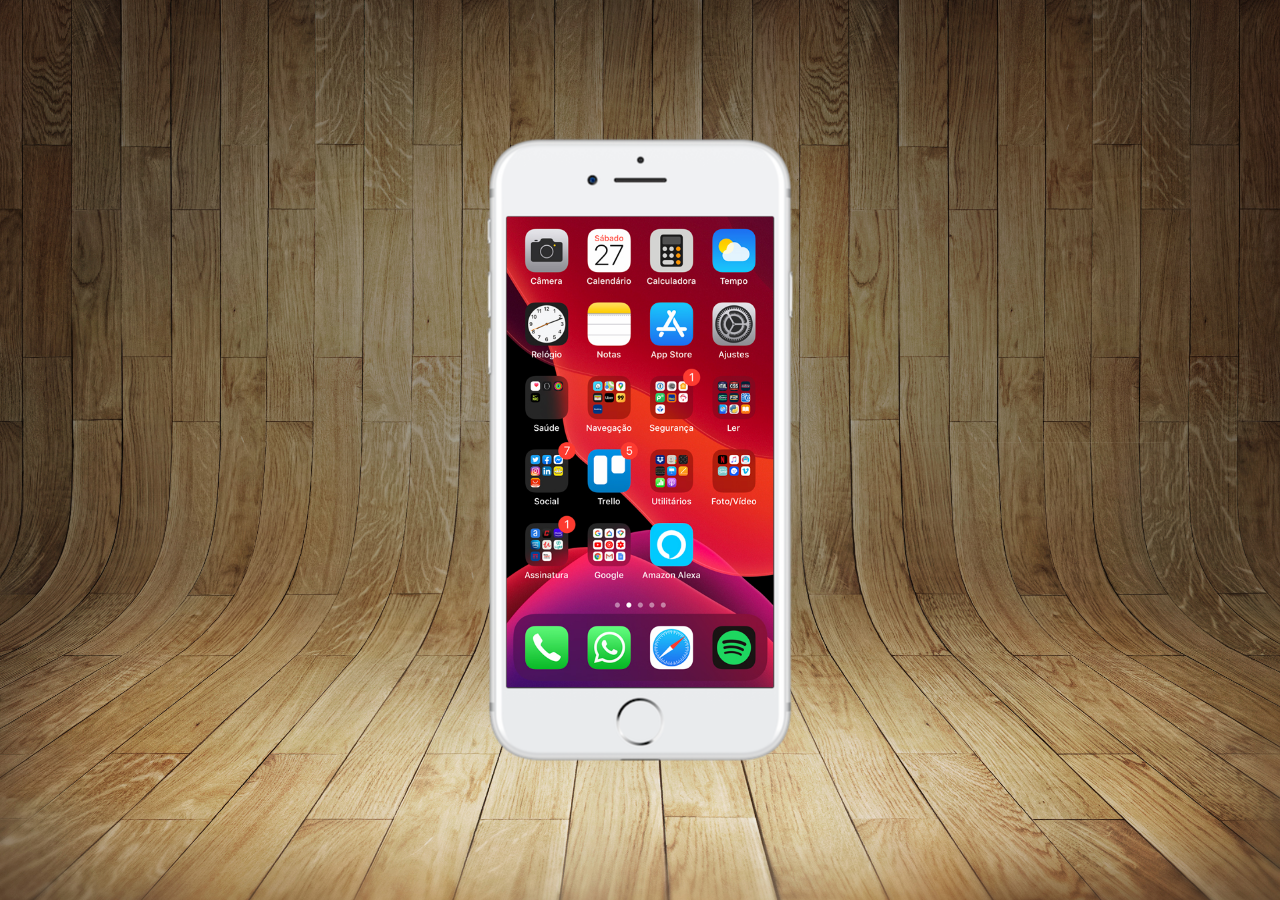
<file: index.html>
<!DOCTYPE html>
<html lang="pt-br">
<head>
    <meta charset="UTF-8">
    <meta name="viewport" content="width=device-width, initial-scale=1.0">
    <title>Projeto Redes sociais</title>
    <link rel="shortcut icon" href="favicon.ico" type="image/x-icon">
    <link rel="stylesheet" href="estilos/style.css">
</head>
<body>
    <main>
        <section id="telefone">
            <iframe src="home.html" name="tela" id="tela" frameborder="0"></iframe>
        </section>
        <section id="redesociais">

        </section>
    </main>
</body>
</html>
</file>
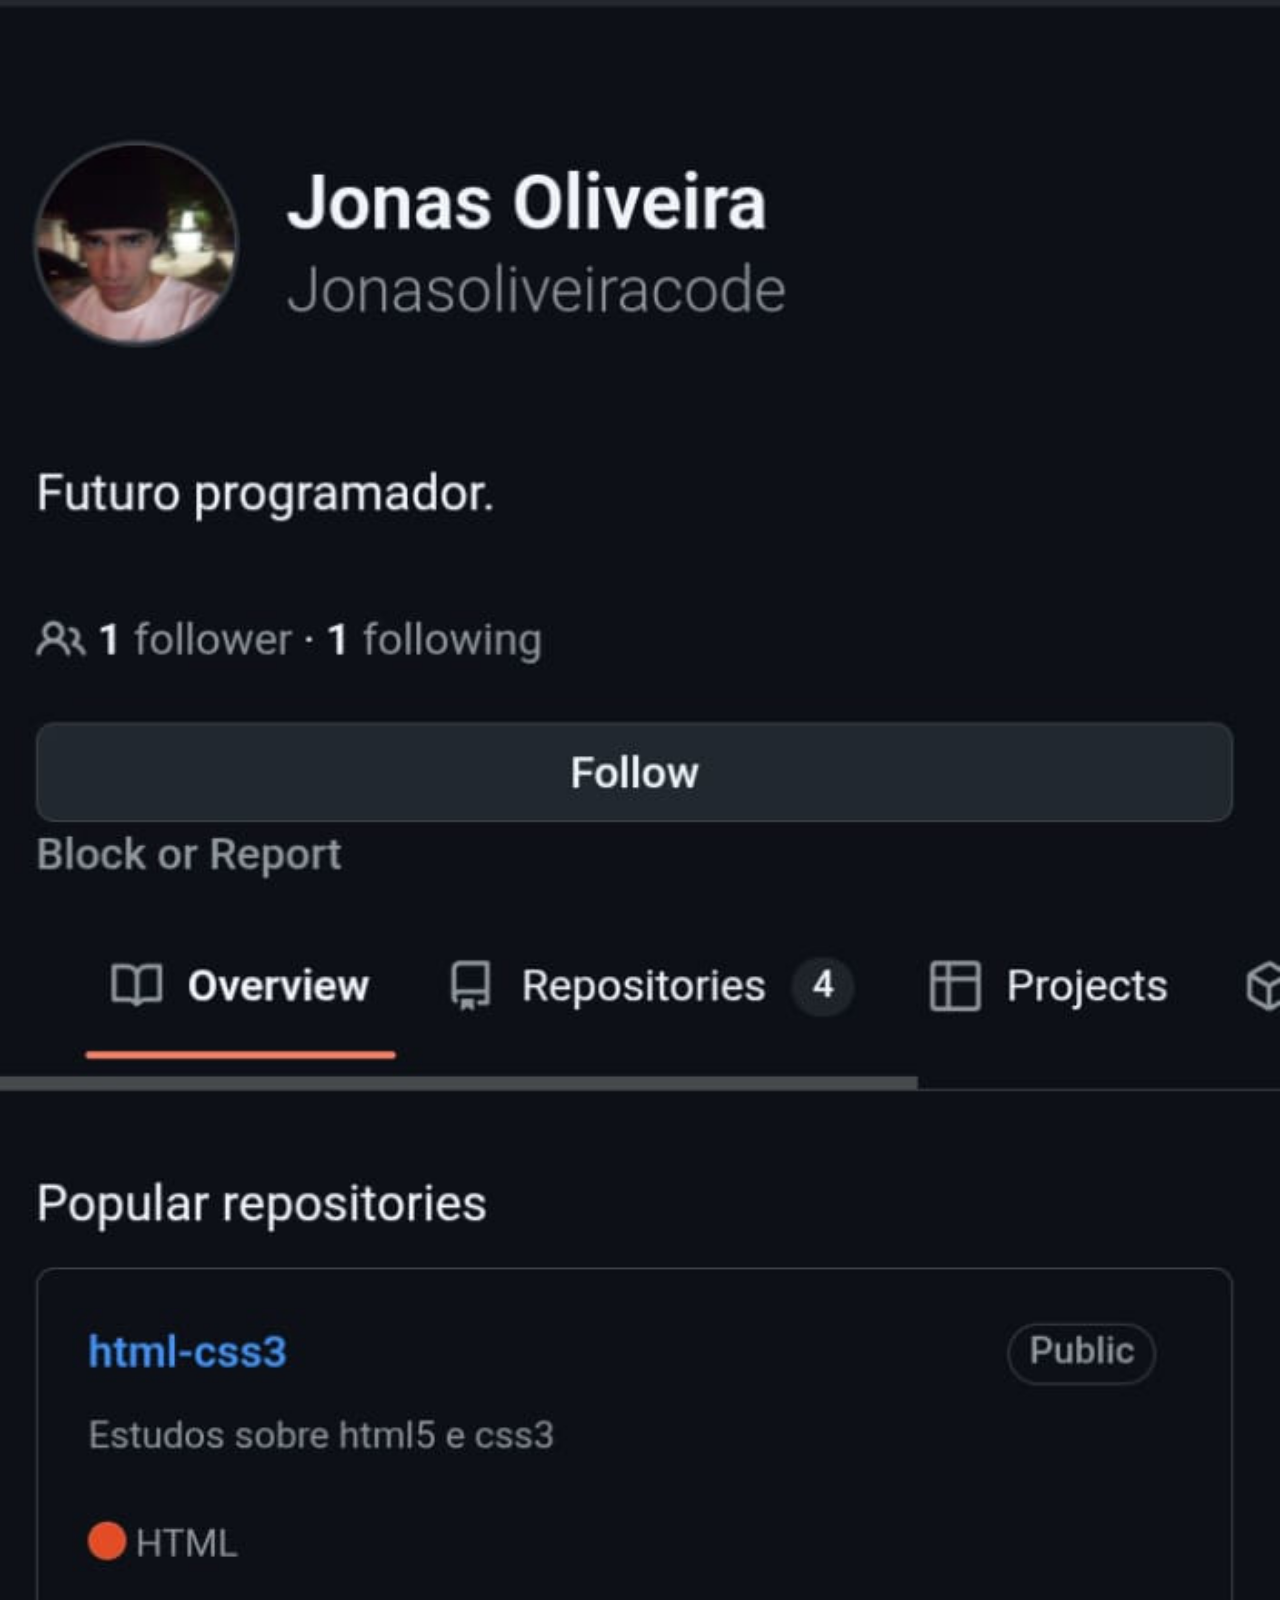
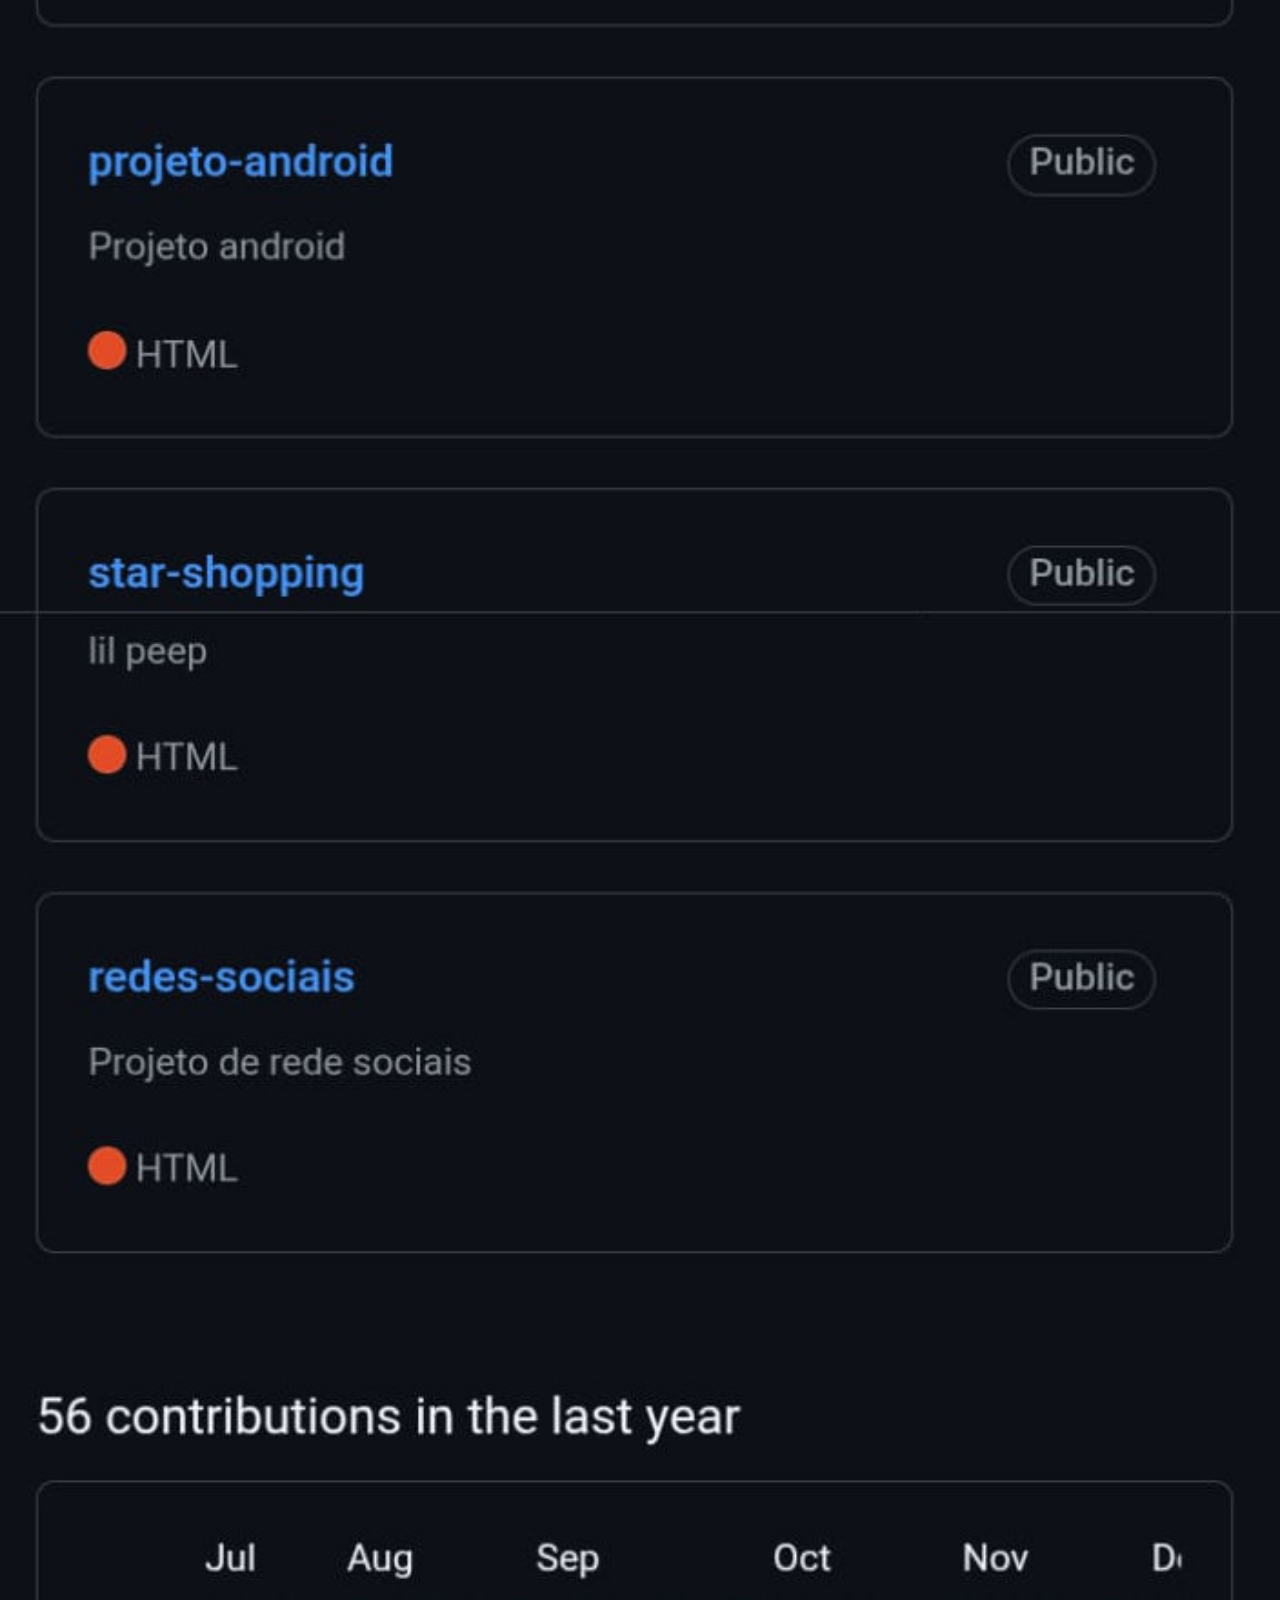
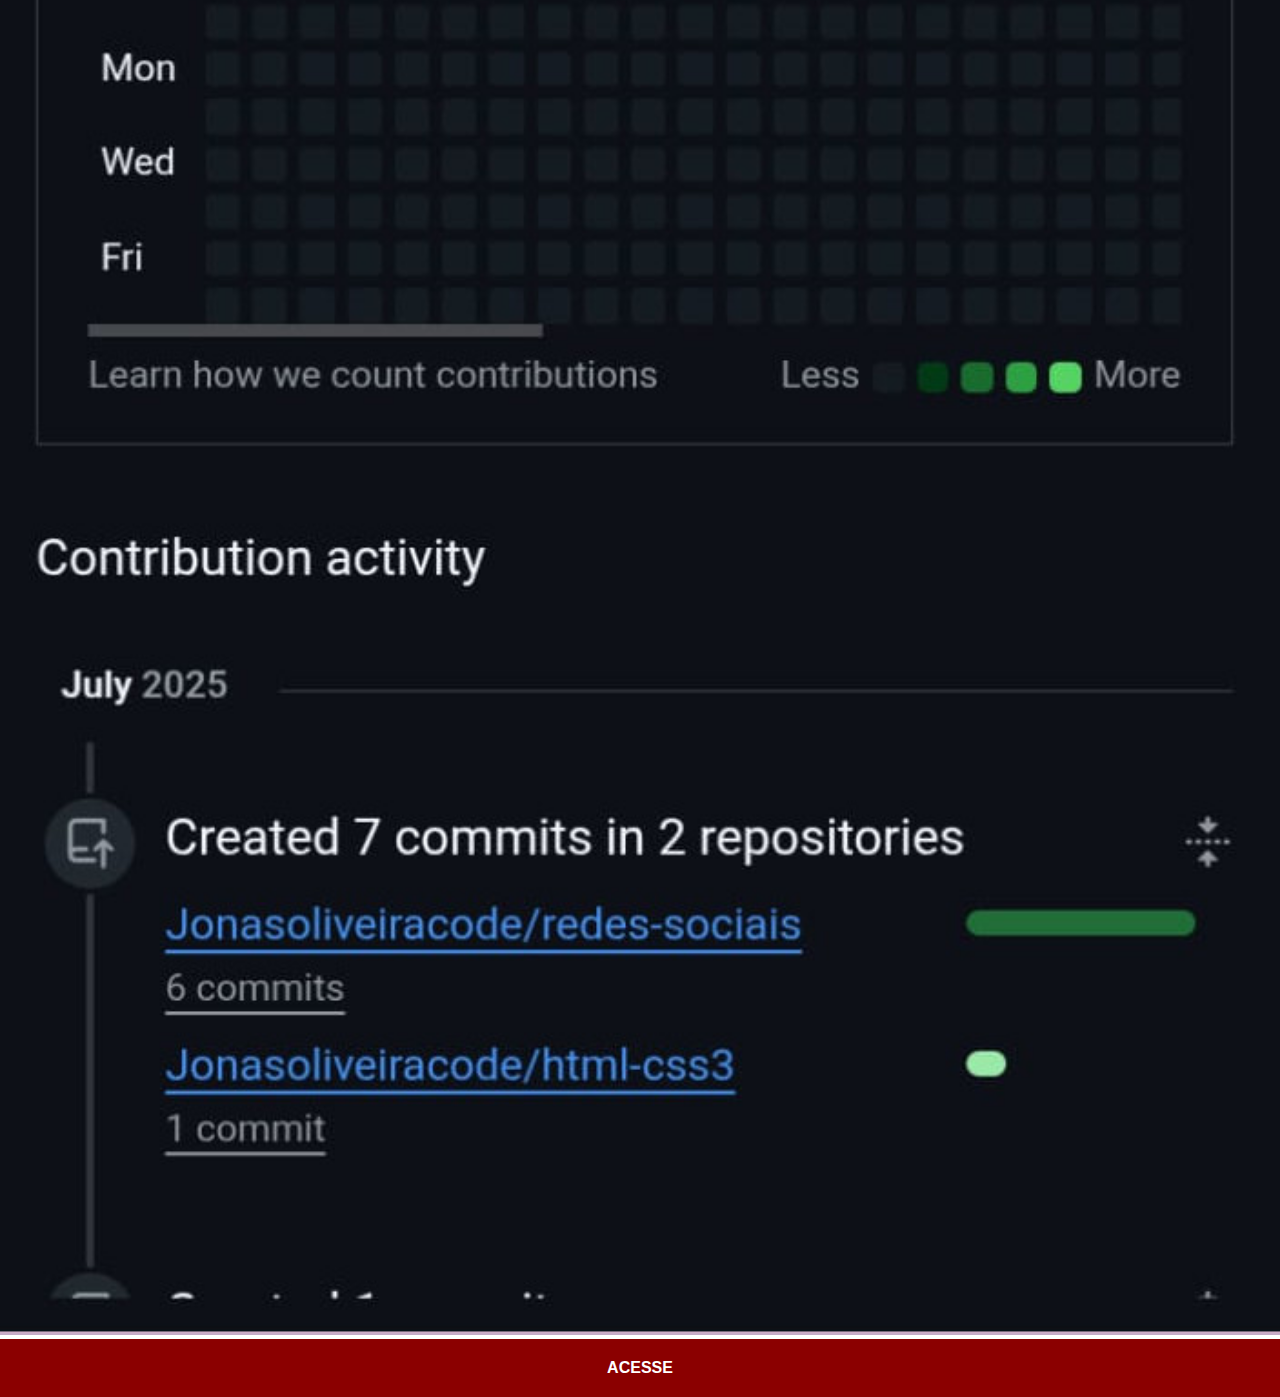
<file: github.html>
<!DOCTYPE html>
<html lang="pt-br">
<head>
    <meta charset="UTF-8">
    <meta name="viewport" content="width=device-width, initial-scale=1.0">
    <title>Github</title>
    <link rel="stylesheet" href="estilo/social.css">
</head>
    <body>
    <img src="imagens/githubyz.jpg" alt="Github">
    <a href="https://github.com/Jonasoliveiracode" target="_blank">ACESSE</a>
</body>
</html>
</file>
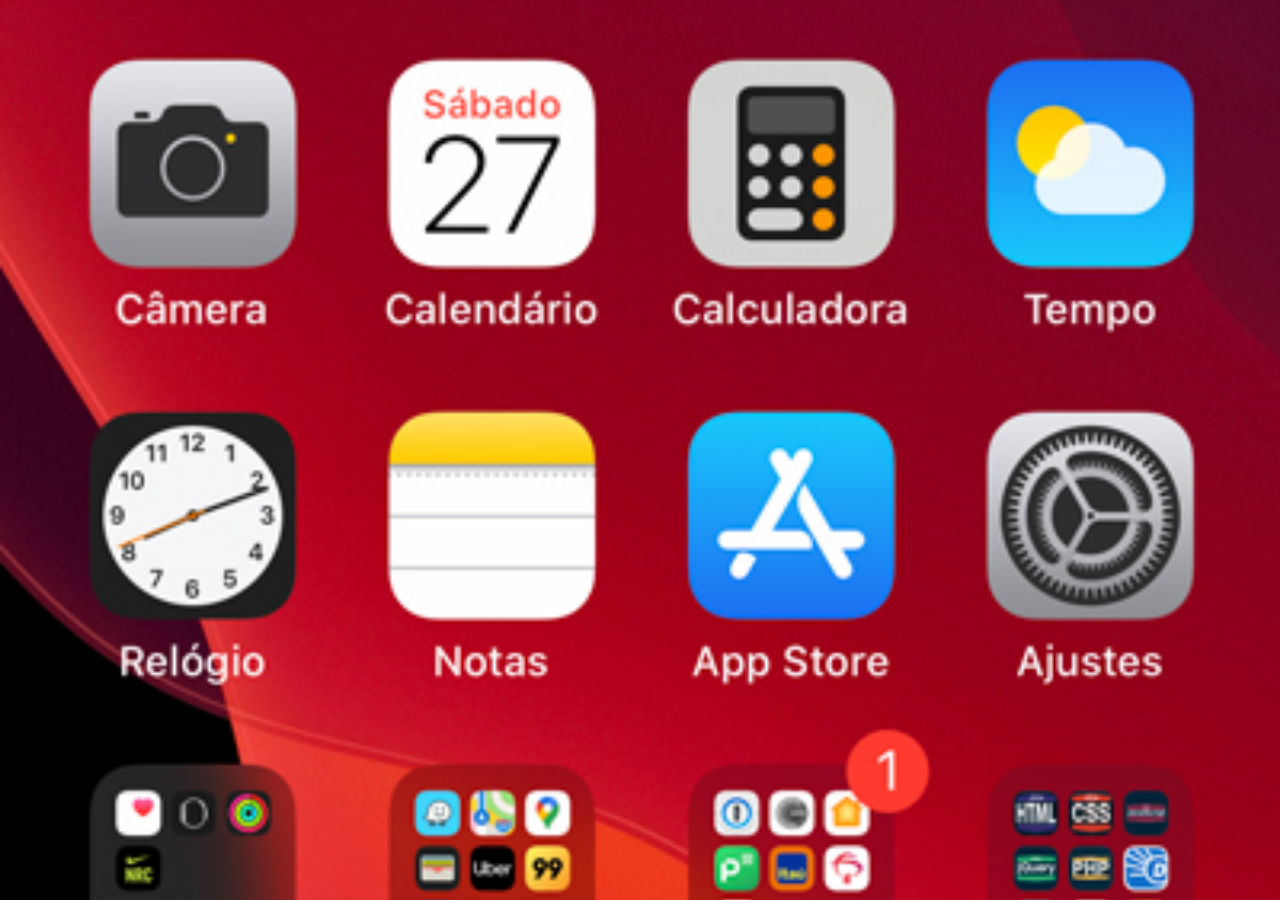
<file: home.html>
<!DOCTYPE html>
<html lang="pt-br">
<head>
    <meta charset="UTF-8">
    <meta name="viewport" content="width=device-width, initial-scale=1.0">
    <title>Document</title>
    <style>
        *{
            margin: 0px;
            padding: 0px;

        }
        body{
            width: 100vw;
            height: 100vh;
            background: url('imagens/tela-home.jpg') no-repeat top center;
            background-size: cover;
        }
        
    </style>
</head>
<body>
    
</body>
</html>
</file>
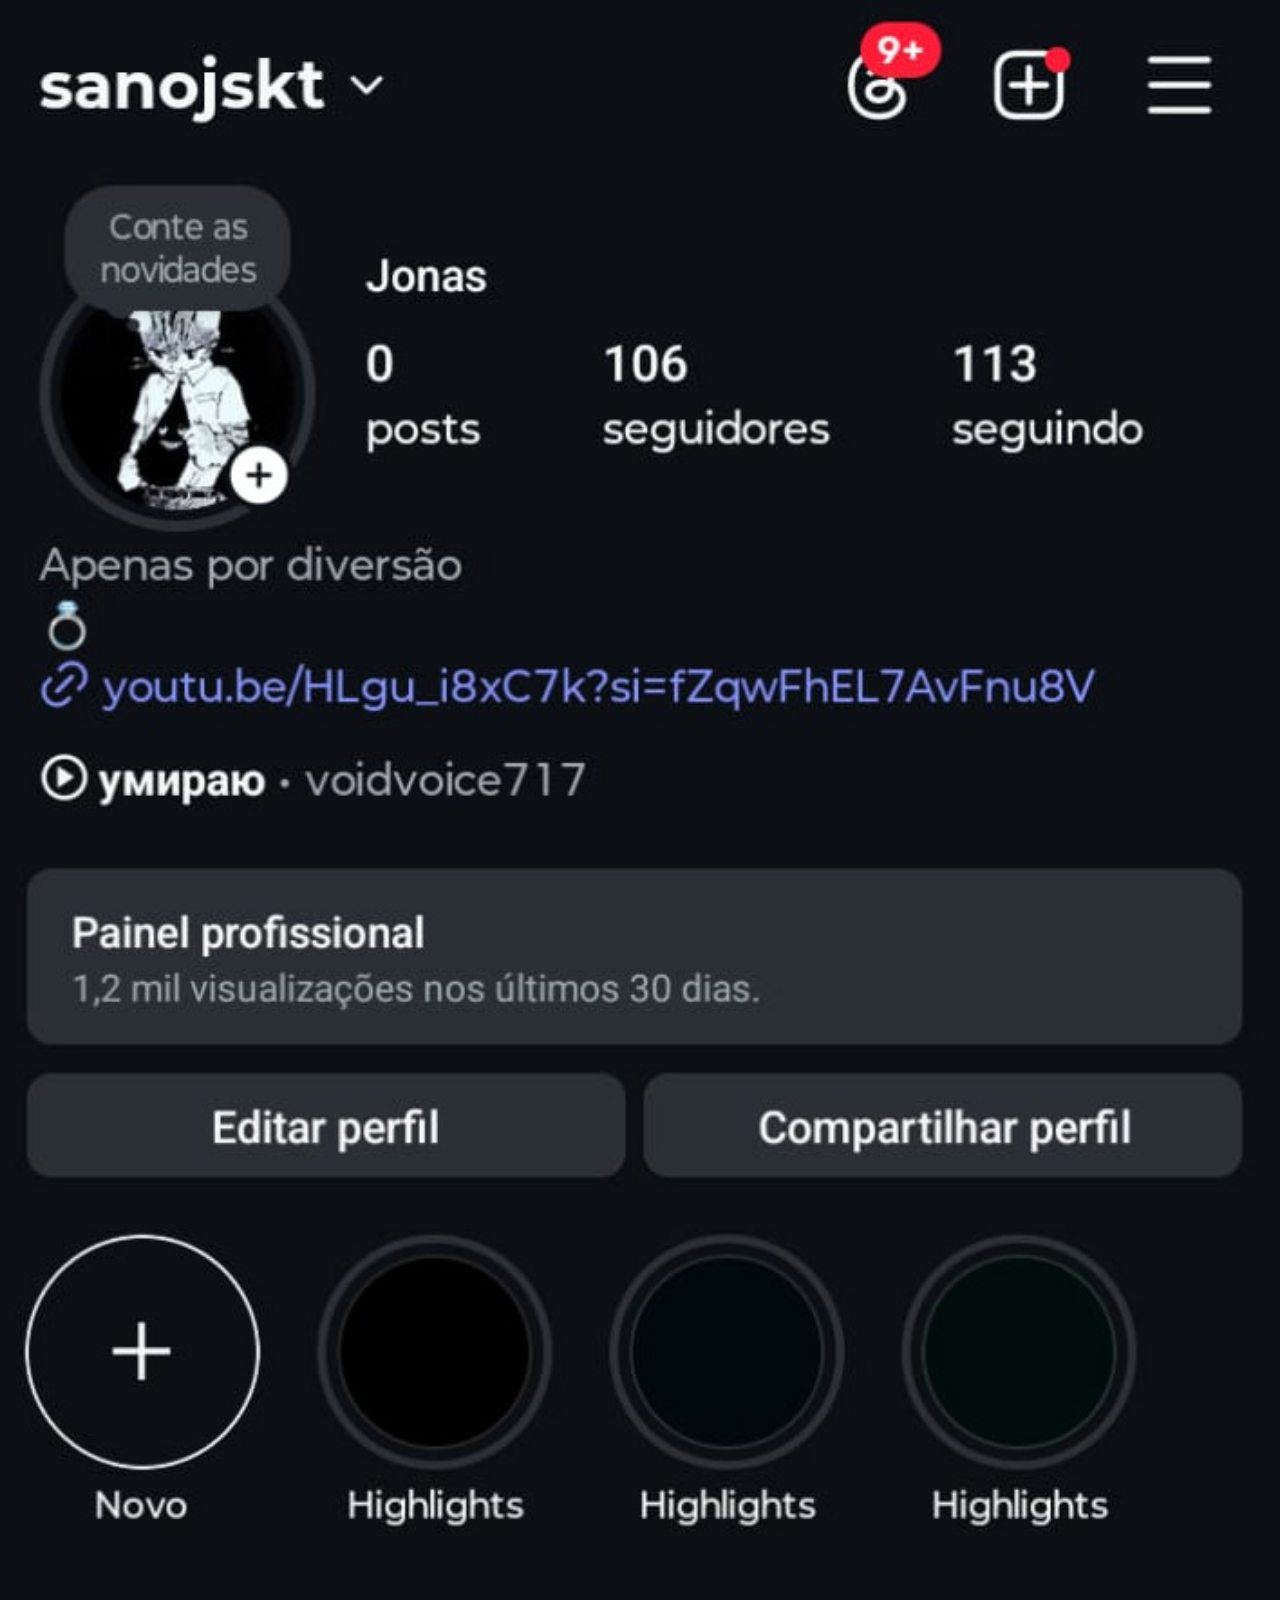
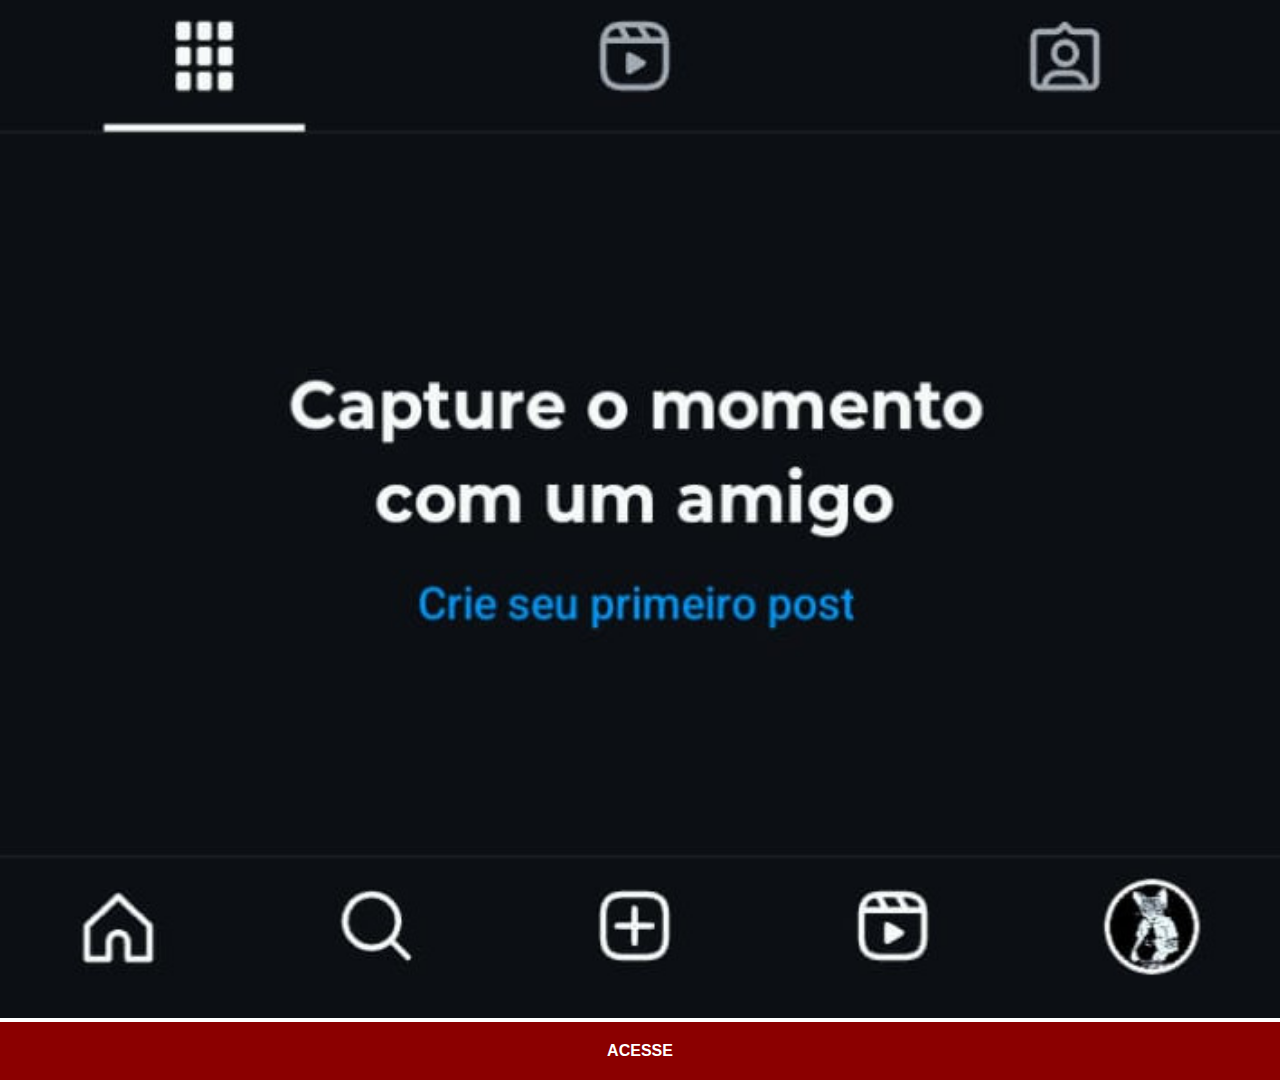
<file: instagram.html>
<!DOCTYPE html>
<html lang="pt-br">
<head>
    <meta charset="UTF-8">
    <meta name="viewport" content="width=device-width, initial-scale=1.0">
    <title>instagram</title>
    <link rel="stylesheet" href="estilo/social.css">
</head>
<body>
    <img src="imagens/instagramyz.jpg" alt="instagram">
    <a href="https://www.instagram.com/sanojskt/?hl=pt-br" target="_blank">ACESSE</a>
</body>
</html>
</file>
<file: estilos/style.css>
@charset "UTF-8";

*{
    margin: 0px;
    padding: 0px;

}

html, body{
    height: 100vh;
    width: 100vw;
    background-color: black;

}

body{
    background: url('../imagens/fundo-madeira.jpg') no-repeat top center;
    background-size: cover;
    background-attachment: fixed;
}

main{
    position: relative;
    height: 100vh;
    width: 100vw;
    
}

section#telefone{
    position: absolute;
    top: 50%;
    left: 50%;
    transform: translate(-50%, -50%);
    height: 627px;
    width: 311px;
    
    background:url('../imagens/frame-iphone.png') no-repeat;


}

iframe#tela{
    position: relative;
    top: 80px;
    left: 22px;
    width: 267px;
    height: 471px;
    
    
}

section#redesociais{
    text-align: right;
    padding-top: 300px;
    
}

section#redesociais img{
    width: 60px;
    padding: 10px;
    border-radius: 50%;
    box-shadow: 1px 1px 1px rgba(0, 0, 0, 0.322);
    box-sizing: border-box;
}

section#redesociais img:hover{
    border: 2px solid rgba(255, 255, 255, 0.486);
    transform: translate(-5px, -5px);
    box-shadow: 5px 5px 10px hsla(0, 0%, 0%, 0.308);
    transition: transform 0.6;
}
</file>
<file: estilo/social.css>
@charset "UTF-8";

*{
        margin: 0px;
        padding: 0px;
        font-family: Arial, Helvetica, sans-serif;
    }

    ::-webkit-scrollbar{
        width: 0px;
        height: 0px;
    }

    img{
        width: 100vw;
        
        
    }

    a{
        text-align: center;
        display: block;
        background-color: darkred;
        color: white;
        padding: 20px;
        font-weight: bolder;
        text-decoration: none;

    }

    a:hover{
        background-color: red;
    }
</file>
